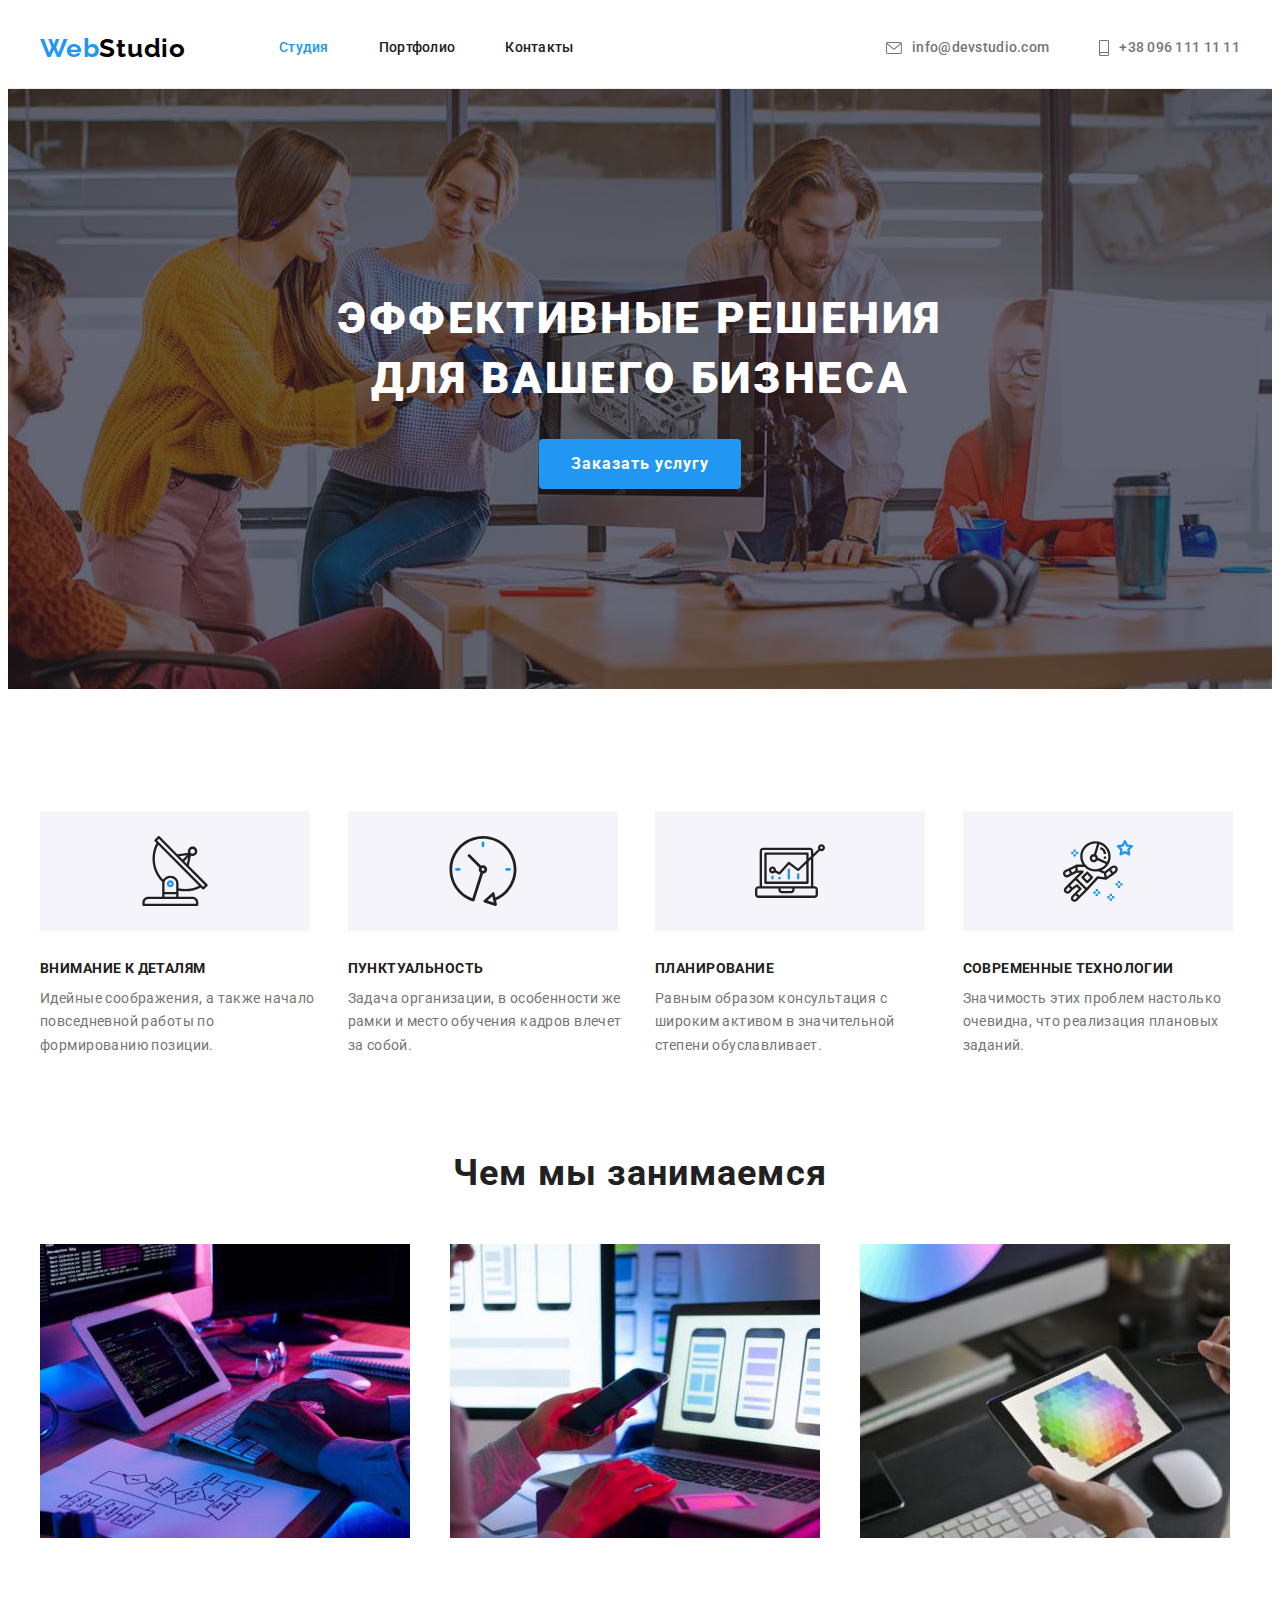
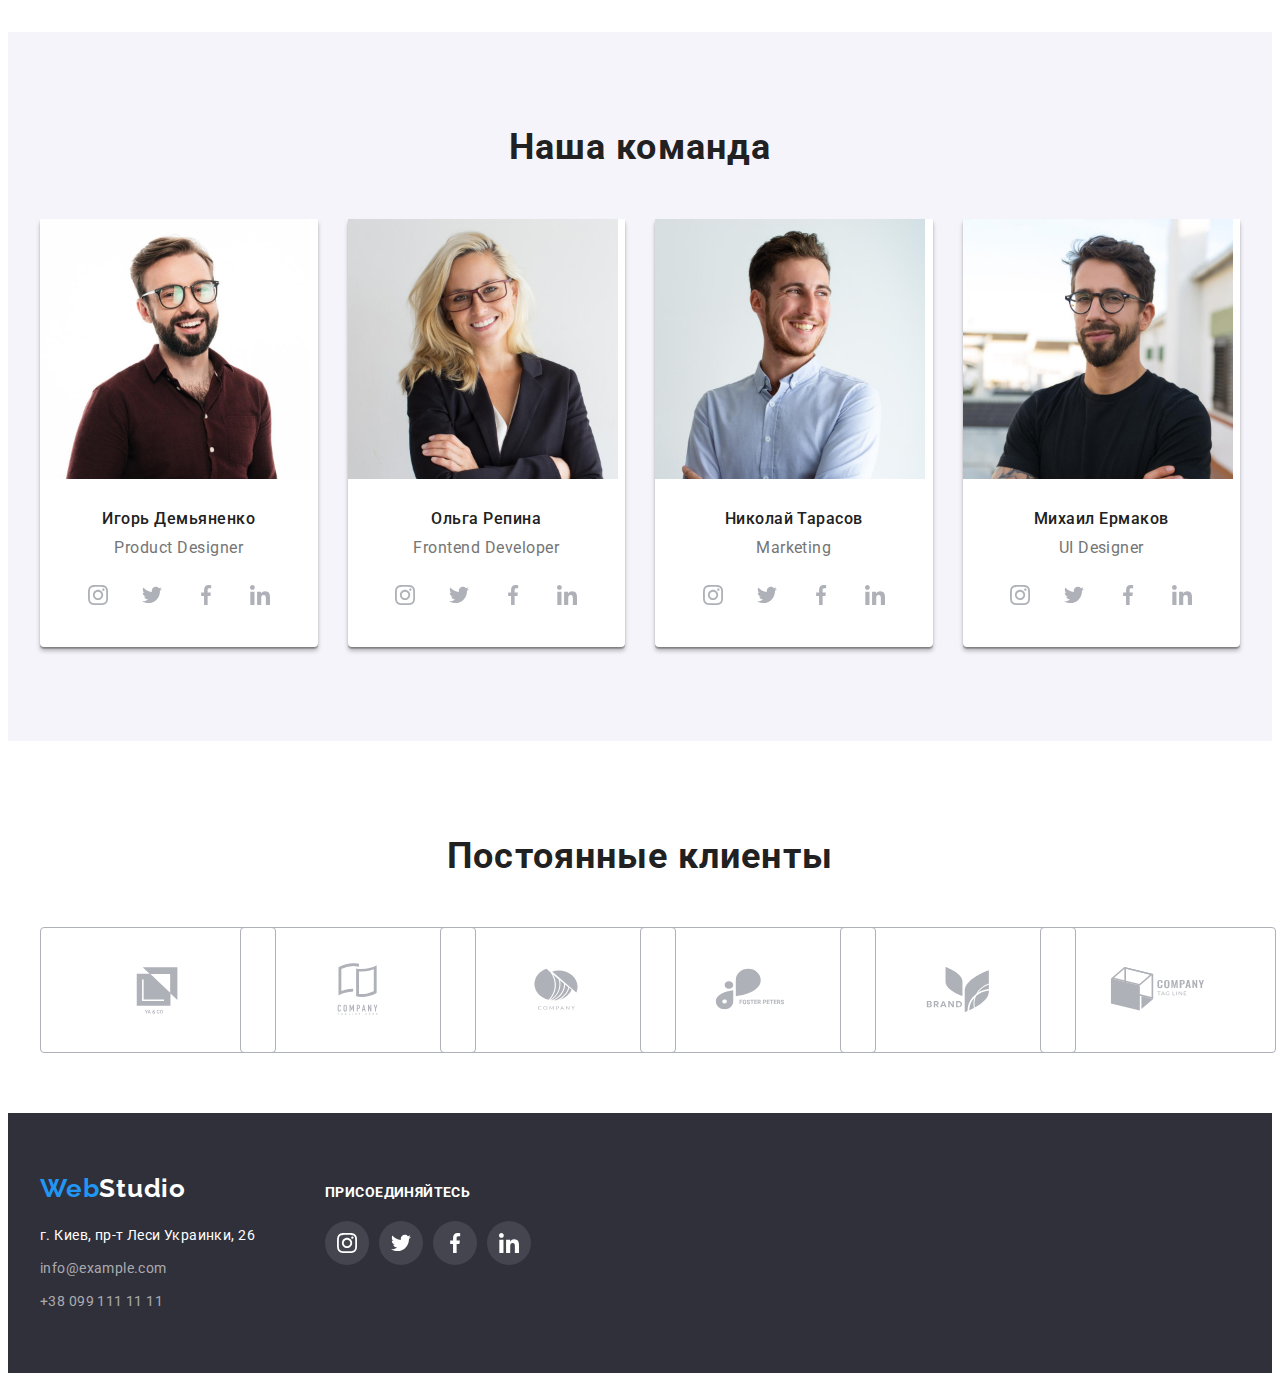
<file: index.html>
<!DOCTYPE html>
<html lang="ru">
<head>
    <meta charset="UTF-8">
    <meta http-equiv="X-UA-Compatible" content="IE=edge">
    <meta name="viewport" content="width=device-width, initial-scale=1.0">
    <title>Студия</title>
    <link rel="preconnect" href="https://fonts.googleapis.com">
    <link rel="preconnect" href="https://fonts.gstatic.com" crossorigin>
    <link href="https://fonts.googleapis.com/css2?family=Raleway:wght@700&family=Roboto:wght@400;500;700;900&display=swap"
        rel="stylesheet">
    <link rel="stylesheet" href="https://cdnjs.cloudflare.com/ajax/libs/modern-normalize/1.1.0/modern-normalize.min.css"
        integrity="sha512-wpPYUAdjBVSE4KJnH1VR1HeZfpl1ub8YT/NKx4PuQ5NmX2tKuGu6U/JRp5y+Y8XG2tV+wKQpNHVUX03MfMFn9Q=="
        crossorigin="anonymous" referrerpolicy="no-referrer" />
    <link rel="stylesheet" href="./css/style.css">
</head>
<body>
     <header class="header"> 
         <div class="container header-container">
        <nav class="header-navigation">
        <a href="" class="header-logo link">Web<span class="header-logo second link">Studio</span></a>
        <ul class="header-list list">
            <li class="header-item"><a class="header-link link current" href="">Студия</a></li>
            <li class="header-item"><a class="header-link link" href="./portfolio.html">Портфолио</a></li>
            <li class="header-item"><a class="header-link link" href="">Контакты</a></li>
        </ul>
        </nav>
        <ul class="header-second-list list">
            <li class="header-second-item">
                <a class="header-contacts-link link" href="mailto:info@devstudio.com">
                    <svg class="contacts-icon" width=16 height=12>
                        <use href="./images/sprite.svg#icon-envelope"></use>
                    </svg>
                    info@devstudio.com</a>
            </li>
            <li class="header-second-item">
                <a class="header-contacts-link link" href="tel:+380961111111">
                    <svg class="contacts-icon" width=10 height=16>
                        <use href="./images/sprite.svg#icon-smartphone"></use>
                    </svg> 
                    +38 096 111 11 11</a>
            </li>
        </ul>
        </div>
    </header>
    <main>
    <section class="hero">
        <div class="container hero-container">
        <h1 class="hero-title">Эффективные решения для вашего бизнеса</h1>
        <button type="button" class="hero-btn btn">Заказать услугу</button>
        </div>
    </section>
    <section class="benefits section">
        <h2 class="visually-hidden">Преимущества</h2>
        <div class="container benefits-container">
        <ul class="benefits-list list">
            <li class="benefits-item">
                <div class="thumb">
                    <svg class="benefits-icon"> 
                        <use href="./images/sprite.svg#icon-antenna"></use>
                    </svg>
                </div>
                <h3 class="benefits-second-title">Внимание к деталям</h3>
                <p class="benefits-text">Идейные соображения, а также начало повседневной работы по формированию позиции.</p>
            </li>
            <li class="benefits-item">
                <div class="thumb">
                    <svg class="benefits-icon">
                        <use href="./images/sprite.svg#icon-clock"></use>
                    </svg>
                </div>
                <h3 class="benefits-second-title">Пунктуальность</h3>
                <p class="benefits-text">Задача организации, в особенности же рамки и место обучения кадров влечет за собой.</p>
            </li>
            <li class="benefits-item">
                <div class="thumb">
                    <svg class="benefits-icon">
                        <use href="./images/sprite.svg#icon-diagram"></use>
                    </svg>
                </div>
                <h3 class="benefits-second-title">Планирование</h3>
                <p class="benefits-text">Равным образом консультация с широким активом в значительной степени обуславливает.</p>
            </li>
            <li class="benefits-item">
                <div class="thumb">
                    <svg class="benefits-icon">
                        <use href="./images/sprite.svg#icon-astronaut"></use>
                    </svg>
                </div>
                <h3 class="benefits-second-title">Современные технологии</h3>
                <p class="benefits-text">Значимость этих проблем настолько очевидна, что реализация плановых заданий.</p>
            </li>
        </ul>
        </div>
    </section>
    <section class="works section">
        <div class="container works-container">
        <h2 class="title">Чем мы занимаемся</h2>
        <ul class="works-list list">
            <li class="works-item"><img src="./images/box1.jpg" alt="Рабочий стол" width="370" height="294"></li>
            <li class="works-item"><img src="./images/box2.jpg" alt="Экраны телефонов" width="370" height="294"></li>
            <li class="works-item"><img src="./images/box3.jpg" alt="Экран планшета" width="370" height="294"></li>
        </ul>
        </div>
    </section>
    <section class="team section">
        <div class="container team-container">
            <h2 class="title">Наша команда</h2>
            <ul class="team-list list">
                <li class="team-item">
                    <img src="./images/man1.jpg" alt="Игорь" width="270" height="260">
                    <div class="team-item-bottom">
                    <h3 class="team-title">Игорь Демьяненко</h3>
                    <p class="team-text" lang="en">Product Designer</p>
                    <ul class="team-social-list social-list list">
                        <li class="social-item">
                            <a href="" class="social-link" >
                                <svg class="social-icon">
                                    <use href="./images/sprite.svg#icon-instagram"></use>
                                </svg>
                            </a>
                           
                        </li>
                        <li class="social-item">
                            <a href="" class="social-link">
                                <svg class="social-icon">
                                <use href="./images/sprite.svg#icon-twitter"></use>
                            </svg>
                        </a>
                        </li>
                        <li class="social-item">
                            <a href="" class="social-link">
                                <svg class="social-icon">
                                <use href="./images/sprite.svg#icon-facebook"></use>
                            </svg>
                        </a>
                        </li>
                        <li class="social-item">
                            <a href="" class="social-link">
                                <svg class="social-icon">
                                <use href="./images/sprite.svg#icon-linkedin"></use>
                            </svg>
                        </a>
                        </li>
                    </ul>
                    </div>
                    
                </li>
                <li class="team-item">
                    <img src="./images/man2.jpg" alt="Ольа" width="270" height="260">
                    <div class="team-item-bottom">
                    <h3 class="team-title">Ольга Репина</h3>
                    <p class="team-text" lang="en">Frontend Developer</p>
                    <ul class="team-social-list social-list list">
                        <li class="social-item">
                            <a href="" class="social-link">
                                <svg class="social-icon">
                                    <use href="./images/sprite.svg#icon-instagram"></use>
                                </svg>
                            </a>
                    
                        </li>
                        <li class="social-item">
                            <a href="" class="social-link">
                                <svg class="social-icon">
                                    <use href="./images/sprite.svg#icon-twitter"></use>
                                </svg>
                            </a>
                        </li>
                        <li class="social-item">
                            <a href="" class="social-link">
                                <svg class="social-icon">
                                    <use href="./images/sprite.svg#icon-facebook"></use>
                                </svg>
                            </a>
                        </li>
                        <li class="social-item">
                            <a href="" class="social-link">
                                <svg class="social-icon">
                                    <use href="./images/sprite.svg#icon-linkedin"></use>
                                </svg>
                            </a>
                        </li>
                    </ul>
                    </div>
                </li>
                <li class="team-item">
                    <img src="./images/man3.jpg" alt="Николай" width="270" height="260">
                    <div class="team-item-bottom">
                    <h3 class="team-title">Николай Тарасов</h3>
                    <p class="team-text" lang="en">Marketing</p>
                    <ul class="team-social-list social-list list">
                        <li class="social-item">
                            <a href="" class="social-link">
                                <svg class="social-icon">
                                    <use href="./images/sprite.svg#icon-instagram"></use>
                                </svg>
                            </a>
                    
                        </li>
                        <li class="social-item">
                            <a href="" class="social-link">
                                <svg class="social-icon">
                                    <use href="./images/sprite.svg#icon-twitter"></use>
                                </svg>
                            </a>
                        </li>
                        <li class="social-item">
                            <a href="" class="social-link">
                                <svg class="social-icon">
                                    <use href="./images/sprite.svg#icon-facebook"></use>
                                </svg>
                            </a>
                        </li>
                        <li class="social-item">
                            <a href="" class="social-link">
                                <svg class="social-icon">
                                    <use href="./images/sprite.svg#icon-linkedin"></use>
                                </svg>
                            </a>
                        </li>
                    </ul>
                    </div>
                </li>
                <li class="team-item">
                    <img src="./images/man4.jpg" alt="Михаил" width="270" height="260">
                    <div class="team-item-bottom">
                    <h3 class="team-title">Михаил Ермаков</h3>
                    <p class="team-text" lang="en">UI Designer</p>
                    <ul class="team-social-list social-list list">
                        <li class="social-item">
                            <a href="" class="social-link">
                                <svg class="social-icon">
                                    <use href="./images/sprite.svg#icon-instagram"></use>
                                </svg>
                            </a>
                    
                        </li>
                        <li class="social-item">
                            <a href="" class="social-link">
                                <svg class="social-icon">
                                    <use href="./images/sprite.svg#icon-twitter"></use>
                                </svg>
                            </a>
                        </li>
                        <li class="social-item">
                            <a href="" class="social-link">
                                <svg class="social-icon">
                                    <use href="./images/sprite.svg#icon-facebook"></use>
                                </svg>
                            </a>
                        </li>
                        <li class="social-item">
                            <a href="" class="social-link">
                                <svg class="social-icon">
                                    <use href="./images/sprite.svg#icon-linkedin"></use>
                                </svg>
                            </a>
                        </li>
                    </ul>
                    </div>
                </li>
            </ul>
        </div>
        </section>
    <section class="clients section">
            <div class="container clients-container">
                <h2 class="title">Постоянные клиенты</h2>
                <ul class="clients-list list">
                    <li class="clients-item">
                        <a href="" class="clients-link">
                         <svg class="clients-icon">
                             <use href="./images/sprite.svg#icon-Logo"></use>
                         </svg>   
                        </a>
                    </li>
                    <li class="clients-item">
                        <a href="" class="clients-link">
                            <svg class="clients-icon">
                                <use href="./images/sprite.svg#icon-Logo-1"></use>
                            </svg>
                        </a>
                    </li>
                    <li class="clients-item">
                        <a href="" class="clients-link">
                            <svg class="clients-icon">
                                <use href="./images/sprite.svg#icon-Logo-2"></use>
                            </svg>
                        </a>
                    </li>
                    <li class="clients-item">
                        <a href="" class="clients-link">
                            <svg class="clients-icon">
                                <use href="./images/sprite.svg#icon-Logo-3"></use>
                            </svg>
                        </a>
                    </li>
                    <li class="clients-item">
                        <a href="" class="clients-link">
                            <svg class="clients-icon">
                                <use href="./images/sprite.svg#icon-Logo-4"></use>
                            </svg>
                        </a>
                    </li>
                    <li class="clients-item">
                        <a href="" class="clients-link">
                            <svg class="clients-icon">
                                <use href="./images/sprite.svg#icon-Logo-5"></use>
                            </svg>
                        </a>
                    </li>
                </ul>
            </div>
    </section>
    </main>
    <footer class="footer">
        <div class="container footer-container">
            <div class="footer-contacts">
        <a href="" class="footer-logo link">Web<span class="footer-logo second-part link">Studio</span> </a>
        <address>
            <p class="footer-adress">г. Киев, пр-т Леси Украинки, 26</p>
            <ul class="footer-list list">
                <li>
                    <a class="footer-contacts-link link" href="mailto:info@example.com">info@example.com</a>
                </li>
                <li>    
                    <a class="footer-contacts-link link" href="tel:+380991111111">+38 099 111 11 11</a>
                </li>
            </ul>
        </address>
        </div>
        <div class="footer-right">
            <p class="footer-title">присоединяйтесь</p>
            <ul class="footer-social-list list">
                <li class="footer-social-item">
                    <a href="" class="footer-social-link">
                        <svg class="footer-social-icon">
                            <use href="./images/sprite.svg#icon-instagram"></use>
                        </svg>
                    </a>
                
                </li>
                <li class="footer-social-item">
                    <a href="" class="footer-social-link">
                        <svg class="footer-social-icon">
                            <use href="./images/sprite.svg#icon-twitter"></use>
                        </svg>
                    </a>
                </li>
                <li class="footer-social-item">
                    <a href="" class="footer-social-link">
                        <svg class="footer-social-icon">
                            <use href="./images/sprite.svg#icon-facebook"></use>
                        </svg>
                    </a>
                </li>
                <li class="footer-social-item">
                    <a href="" class="footer-social-link">
                        <svg class="footer-social-icon">
                            <use href="./images/sprite.svg#icon-linkedin"></use>
                        </svg>
                    </a>
                </li>
            </ul>
        </div>
        </div>
    </footer>
   
</body>
</html>
</file>
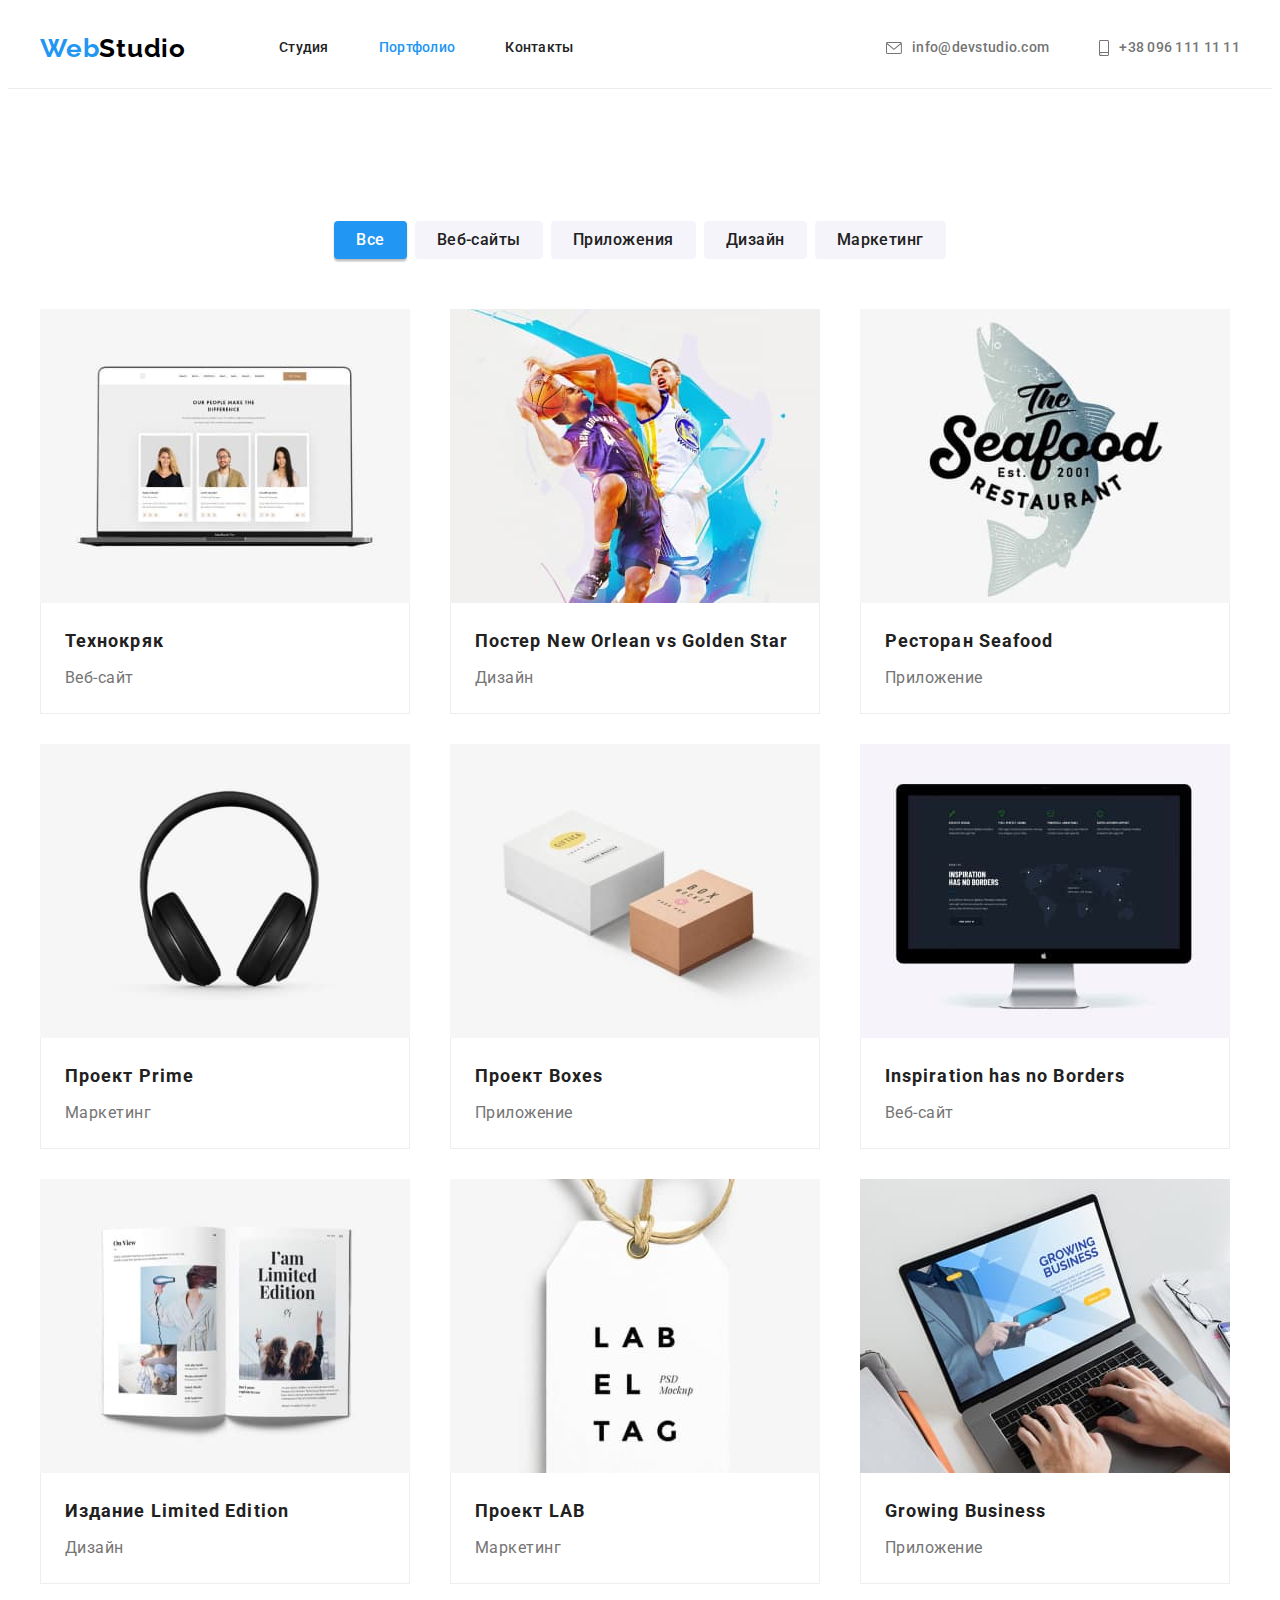
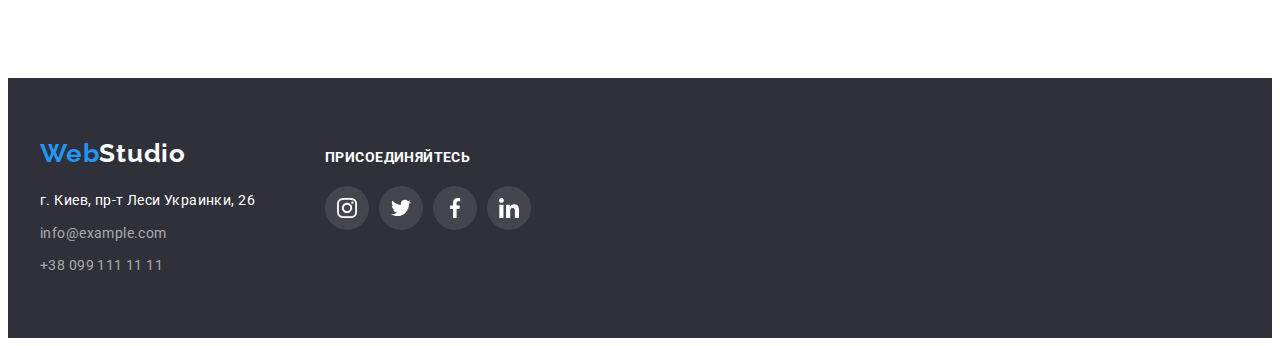
<file: portfolio.html>
<!DOCTYPE html>
<html lang="ru">
<head>
    <meta charset="UTF-8">
    <meta http-equiv="X-UA-Compatible" content="IE=edge">
    <meta name="viewport" content="width=device-width, initial-scale=1.0">
    <title>Портфолио</title>
    <link rel="preconnect" href="https://fonts.googleapis.com">
    <link rel="preconnect" href="https://fonts.gstatic.com" crossorigin>
    <link href="https://fonts.googleapis.com/css2?family=Raleway:wght@700&family=Roboto:wght@400;500;700;900&display=swap"
        rel="stylesheet">
    <link rel="stylesheet" href="https://cdnjs.cloudflare.com/ajax/libs/modern-normalize/1.1.0/modern-normalize.min.css"
        integrity="sha512-wpPYUAdjBVSE4KJnH1VR1HeZfpl1ub8YT/NKx4PuQ5NmX2tKuGu6U/JRp5y+Y8XG2tV+wKQpNHVUX03MfMFn9Q=="
        crossorigin="anonymous" referrerpolicy="no-referrer" />
    <link rel="stylesheet" href="./css/style.css">
</head>
<body>
    <header class="header">
        <div class="container header-container">
            <nav class="header-navigation">
                <a href="" class="header-logo link">Web<span class="header-logo second link">Studio</span></a>
             <ul class="header-list list">
                <li class="header-item"><a class="header-link link " href="./index.html">Студия</a></li>
                <li class="header-item"><a class="header-link link current" href="./portfolio.html">Портфолио</a></li>
                <li class="header-item"><a class="header-link link" href="">Контакты</a></li>
            </ul>
            </nav>
            <ul class="header-second-list list">
                <li class="header-second-item">
                    <a class="header-contacts-link link" href="mailto:info@devstudio.com">
                        <svg class="contacts-icon" width=16 height=12>
                            <use href="./images/sprite.svg#icon-envelope"></use>
                        </svg>
                        info@devstudio.com</a>
                </li>
                <li class="header-second-item">
                    <a class="header-contacts-link link" href="tel:+380961111111">
                        <svg class="contacts-icon" width=10 height=16>
                            <use href="./images/sprite.svg#icon-smartphone"></use>
                        </svg>
                        +38 096 111 11 11</a>
                </li>
            </ul>
         </div>
    </header>
    <main>
        <section class="main section">
            <div class="container main-container">
            <h1 class="visually-hidden ">Герой</h1>
            <ul class="main-list list">
                <li class="main-item"><button class="btn active-button" type="button">Все</button></li>
                <li class="main-item"><button class="btn" type="button">Веб-сайты</button></li>
                <li class="main-item"><button class="btn" type="button">Приложения</button></li>
                <li class="main-item"><button class="btn" type="button">Дизайн</button></li>
                <li class="main-item"><button class="btn" type="button">Маркетинг</button></li>
            </ul>
            <ul class="main-list-secondary list">
                <li class="main-item-secondary">
                 <a href="" class="link main-link">
                    <img src="./images/port1.jpg" alt="Технокряк" width="370" height="294">
                 <div class="main-item-bottom">
                    <h2 class="main-title-secondary">Технокряк</h2>
                    <p class="main-text">Веб-сайт</p>
                </div>
                 </a>
                </li>
                <li class="main-item-secondary">
                 <a href="" class="link main-link">
                    <img src="./images/port2.jpg" alt="Постер" width="370" height="294">
                <div class="main-item-bottom">
                    <h2 class="main-title-secondary">Постер <span lang="en">New Orlean vs Golden Star</span></h2>
                    <p class="main-text">Дизайн</p>
                </div>
                </a>
                </li>
                <li class="main-item-secondary">
                 <a href="" class="link main-link"> 
                    <img src="./images/port3.jpg" alt="Эмблема ресторана" width="370" height="294">
                <div class="main-item-bottom">
                    <h2 class="main-title-secondary">Ресторан <span lang="en">Seafood</span></h2>
                    <p class="main-text">Приложение</p>
                </div>
                </a>
                </li>
                <li class="main-item-secondary">
                 <a href="" class="link main-link">   
                    <img src="./images/port4.jpg" alt="Наушники" width="370" height="294">
                <div class="main-item-bottom">
                    <h2 class="main-title-secondary">Проект <span lang="en">Prime</span></h2>
                    <p class="main-text">Маркетинг</p>
                 </div>
                </a>
                </li>
                <li class="main-item-secondary">
                 <a href="" class="link main-link">
                    <img src="./images/port5.jpg" alt="Коробки" width="370" height="294">
                <div class="main-item-bottom">
                    <h2 class="main-title-secondary">Проект <span>Boxes</span></h2>
                    <p class="main-text">Приложение</p>
                </div>
                </a>
                </li>
                <li class="main-item-secondary">
                 <a href="" class="link main-link">
                    <img src="./images/port6.jpg" alt="Экран" width="370" height="294">
                <div class="main-item-bottom">
                    <h2 class="main-title-secondary" lang="en">Inspiration has no Borders</h2>
                    <p class="main-text">Веб-сайт</p>
                </div>
                </a>
                </li>
                <li class="main-item-secondary">
                  <a href="" class="link main-link">  
                    <img src="./images/port7.jpg" alt="Журнал" width="370" height="294">
                <div class="main-item-bottom">
                    <h2 class="main-title-secondary">Издание <span lang="en">Limited Edition</span></h2>
                    <p class="main-text">Дизайн</p>
                </div>
                 </a>
                </li>
                <li class="main-item-secondary">
                  <a href="" class="link main-link">  
                    <img src="./images/port8.jpg" alt="Брелок" width="370" height="294">
                <div class="main-item-bottom">
                    <h2 class="main-title-secondary">Проект <span lang="en">LAB</span></h2>
                    <p class="main-text">Маркетинг</p>
                </div>
                 </a>
                </li>
                <li class="main-item-secondary">
                 <a href="" class="link main-link">
                    <img src="./images/port9.jpg" alt="Ноутбук" width="370" height="294">
                <div class="main-item-bottom">
                    <h2 class="main-title-secondary" lang="en">Growing Business</h2>
                    <p class="main-text">Приложение</p>
                </div>
                 </a>
                </li>
            </ul>
            </div>
        </section>
    </main>
    <footer class="footer">
        <div class="container footer-container">
                <div class="footer-contacts">
                    <a href="" class="footer-logo link">Web<span class="footer-logo second-part link">Studio</span> </a>
                    <address>
                        <p class="footer-adress">г. Киев, пр-т Леси Украинки, 26</p>
                        <ul class="footer-list list">
                            <li>
                                <a class="footer-contacts-link link" href="mailto:info@example.com">info@example.com</a>
                            </li>
                            <li>
                                <a class="footer-contacts-link link" href="tel:+380991111111">+38 099 111 11 11</a>
                            </li>
                        </ul>
                    </address>
                </div>
                <div class="footer-right">
                    <p class="footer-title">присоединяйтесь</p>
                    <ul class="footer-social-list list">
                        <li class="footer-social-item">
                            <a href="" class="footer-social-link">
                                <svg class="footer-social-icon">
                                    <use href="./images/sprite.svg#icon-instagram"></use>
                                </svg>
                            </a>
                
                        </li>
                        <li class="footer-social-item">
                            <a href="" class="footer-social-link">
                                <svg class="footer-social-icon">
                                    <use href="./images/sprite.svg#icon-twitter"></use>
                                </svg>
                            </a>
                        </li>
                        <li class="footer-social-item">
                            <a href="" class="footer-social-link">
                                <svg class="footer-social-icon">
                                    <use href="./images/sprite.svg#icon-facebook"></use>
                                </svg>
                            </a>
                        </li>
                        <li class="footer-social-item">
                            <a href="" class="footer-social-link">
                                <svg class="footer-social-icon">
                                    <use href="./images/sprite.svg#icon-linkedin"></use>
                                </svg>
                            </a>
                        </li>
                    </ul>
                </div>
        </div>
    </footer>
</body>
</html>
</file>
<file: css/style.css>
:root {
  --primary-title-color: #ffffff;
  --secondary-title-color: #212121;
  --primary-text-color: #757575;
  --accent-color: #2196f3;
  --primary-background-color: #ffffff;
  --secondary-background-color: #2f303a;
  --third-background-color: #e5e5e5;
  --backgrond-item-color: #ffffff;
  --btn-background-color: #f5f4fa;
  --contacts-color: rgba(255, 255, 255, 0.6);
  --logo-color: #000000;
}
p,
h1,
h2,
h3,
h4,
h5,
h6 {
  margin: 0;
}
ul {
  margin: 0;
  padding-left: 0;
}
img {
  display: block;
}
body {
  font-family: "Roboto", sans-serif;
  color: var(--primary-text-color);
  background-color: var(--primary-background-color);
}
.section {
  padding: 94px 0px;
}
.link {
  text-decoration: none;
}
.list {
  list-style: none;
}
.container {
  width: 1200px;
  margin: 0 auto;
  padding-left: 15px;
  padding-right: 15px;
}
.title {
  font-weight: 700;
  font-size: 36px;
  line-height: 1.17;
  text-align: center;
  letter-spacing: 0.03em;
  color: var(--secondary-title-color);
  margin-bottom: 50px;
}
.btn {
  font-family: inherit;
  font-weight: 500;
  font-size: 16px;
  line-height: 1.62;
  text-align: center;
  letter-spacing: 0.03em;
  color: var(--secondary-title-color);
  background-color: var(--btn-background-color);
  cursor: pointer;
  border: none;
  border-radius: 4px;
  padding: 6px 22px;
  display: inline-block;
}
.btn:hover,
.btn:focus {
  color: var(--primary-title-color);
  background-color: var(--accent-color);
  box-shadow: 0px 3px 1px rgba(0, 0, 0, 0.1), 0px 1px 2px rgba(0, 0, 0, 0.08),
    0px 2px 2px rgba(0, 0, 0, 0.12);
}
/*--------Header-----------*/
.header {
  border-bottom: 1px solid #ececec;
}
.header-container {
  display: flex;
  align-items: center;
}
.header-navigation {
  display: flex;
  align-items: center;
}
.header-list {
  display: flex;
  align-items: center;
}
.header-item:not(:last-child) {
  margin-right: 50px;
}
.header-second-list {
  display: flex;
  align-items: center;
  margin-left: auto;
}
.header-second-item:not(:last-child) {
  margin-right: 50px;
}
.header-link {
  font-weight: 500;
  font-size: 14px;
  line-height: 1.14;
  letter-spacing: 0.02em;
  color: var(--secondary-title-color);
  padding: 32px 0;
  display: block;
}
.header-link:hover,
.header-link:focus {
  color: var(--accent-color);
}
.header-link.current {
  color: var(--accent-color);
}

.header-logo {
  font-family: Raleway, sans-serif;
  font-weight: 700;
  font-size: 26px;
  line-height: 1.19;
  letter-spacing: 0.03em;
  color: var(--accent-color);
  margin-right: 93px;
}
.header-logo.second {
  color: var(--logo-color);
  margin-right: 0;
}
.header-contacts-link {
  font-weight: 500;
  font-size: 14px;
  line-height: 1.14;
  letter-spacing: 0.02em;
  color: var(--primary-text-color);
  display: block;
  padding: 32px 0;
  display: flex;
  align-items: center;
}
.header-contacts-link:hover,
.header-contacts-link:focus {
  color: var(--accent-color);
}
.contacts-icon {
  margin-right: 10px;
  fill: var(--primary-text-color);
  align-items: center;
  justify-content: center;
}
.header-contacts-link:hover .contacts-icon,
.header-contacts-link:focus .contacts-icon {
  fill: var(--accent-color);
}
/*---------Hero---------*/

.hero-title {
  font-weight: 900;
  font-size: 44px;
  line-height: 1.36;
  text-align: center;
  letter-spacing: 0.06em;
  text-transform: uppercase;
  color: var(--primary-title-color);
  max-width: 696px;
  margin: 0 auto 30px;
}
.hero {
  max-width: 1600px;
  background-image: linear-gradient(
      rgba(47, 48, 58, 0.4),
      rgba(47, 48, 58, 0.4)
    ),
    url(../images/background.jpg);
  background-repeat: no-repeat;
  background-position: center;
  background-size: cover;
  padding: 200px 0px;
  text-align: center;
  margin: 0 auto;
}
.hero-btn {
  font-family: inherit;
  font-weight: 700;
  font-size: 16px;
  line-height: 1.87;
  align-items: center;
  text-align: center;
  letter-spacing: 0.06em;
  display: inline-block;
  padding: 10px 32px;
  color: var(--primary-title-color);
  background-color: var(--accent-color);
}

/*-----------Benefits-------------*/

.benefits {
  padding-bottom: 47px;
}
.visually-hidden {
  visibility: hidden;
}

.benefits-list {
  display: flex;
  margin: -15px;
}
.benefits-item {
  flex-basis: calc(100% / 4 - 30px);
  margin: 15px;
}
.thumb {
  width: 270px;
  height: 120px;
  display: flex;
  justify-content: center;
  align-items: center;
  background-color: var(--btn-background-color);
  margin-bottom: 30px;
}
.benefits-icon {
  width: 70px;
  height: 70px;
}
.benefits-second-title {
  font-weight: 700;
  font-size: 14px;
  line-height: 1.14;
  letter-spacing: 0.03em;
  text-transform: uppercase;
  color: var(--secondary-title-color);
  margin-bottom: 10px;
}
.benefits-text {
  font-size: 14px;
  line-height: 1.71;
  letter-spacing: 0.03em;
}

/*-----------Works-----------*/

.works {
  padding-top: 47px;
}
.works-list {
  display: flex;
  margin-right: -30px;
}
.works-item {
  flex-basis: calc(100% / 3 - 30px);
  margin-right: 30px;
}
/*-----------Team-------------*/

.team {
  background-color: var(--btn-background-color);
}
.team-list {
  display: flex;
  margin-right: -30px;
}
.team-item {
  flex-basis: calc(100% / 4 - 30px);
  margin-right: 30px;
  background-color: var(--backgrond-item-color);
  box-shadow: 0px 4px 4px rgba(0, 0, 0, 0.25), 0px 1px 1px rgba(0, 0, 0, 0.14),
    0px 2px 1px rgba(0, 0, 0, 0.2);
  border-radius: 0px 0px 4px 4px;
}
.team-item-bottom {
  padding: 30px 32px;
}
.team-title {
  font-weight: 500;
  font-size: 16px;
  line-height: 1.19;
  text-align: center;
  letter-spacing: 0.03em;
  color: var(--secondary-title-color);
  margin-bottom: 10px;
}
.team-text {
  font-size: 16px;
  line-height: 1.19;
  text-align: center;
  letter-spacing: 0.03em;
  margin-bottom: 16px;
}
.social-list {
  display: flex;
  justify-content: center;
}
.social-item {
  width: 44px;
  height: 44px;
}
.social-item + .social-item {
  margin-left: 10px;
}
.social-link {
  width: 100%;
  height: 100%;
  border-radius: 50%;
  display: flex;
  align-items: center;
  justify-content: center;
}
.social-icon {
  width: 20px;
  height: 20px;
  fill: #afb1b8;
}
.social-link:hover,
.social-link:focus {
  background-color: var(--accent-color);
}
.social-link:hover .social-icon,
.social-link:focus .social-icon {
  fill: var(--primary-title-color);
}
/*-------Clients------------*/

.clients-list {
  display: flex;
}
.clients-item {
  width: 170px;
  height: 92px;
}
.clients-item + .clients-item {
  margin-left: 30px;
}
.clients-link:hover,
.clients-link:focus {
  border: 1px solid var(--accent-color);
}
.clients-link {
  width: 100%;
  height: 100%;

  padding: 16px 32px;
  border: 1px solid #afb1b8;
  border-radius: 4px;
  display: flex;
  align-items: center;
  justify-content: center;
}
.clients-icon {
  width: 106px;
  height: 60px;
  fill: #afb1b8;
}
.clients-link:hover .clients-icon,
.clients-link:focus .clients-icon {
  fill: var(--accent-color);
}

/*-------Footer-------------*/
.footer {
  padding-top: 60px;
  padding-bottom: 60px;
  background-color: var(--secondary-background-color);
}
.footer-container {
  display: flex;
  align-items: baseline;
}
.footer-logo {
  font-family: Raleway;
  font-weight: 700;
  font-size: 26px;
  line-height: 1.19;
  letter-spacing: 0.03em;
  color: var(--accent-color);
}

.footer-logo.second-part {
  color: var(--primary-title-color);
}
.footer-adress {
  font-style: normal;
  font-size: 14px;
  line-height: 1.71;
  letter-spacing: 0.03em;
  color: var(--primary-title-color);
  margin-top: 20px;
}
.footer-contacts-link {
  font-style: normal;
  font-size: 14px;
  line-height: 1.71;
  letter-spacing: 0.03em;
  color: var(--contacts-color);
  display: block;
  margin-top: 9px;
}
.footer-contacts-link:hover,
.footer-contacts-link:focus {
  color: var(--accent-color);
}
.footer-right {
  margin-left: 70px;
}
.footer-title {
  font-style: normal;
  font-size: 14px;
  font-weight: bold;
  line-height: 1.14;
  letter-spacing: 0.03em;
  text-transform: uppercase;
  color: var(--primary-title-color);
  margin-bottom: 20px;
}
.footer-social-list {
  display: flex;
}
.footer-social-item {
  width: 44px;
  height: 44px;
}
.footer-social-item + .footer-social-item {
  margin-left: 10px;
}
.footer-social-link {
  width: 100%;
  height: 100%;
  border-radius: 50%;
  display: flex;
  align-items: center;
  justify-content: center;
  background-color: rgba(255, 255, 255, 0.1);
}
.footer-social-link:hover,
.footer-social-link:focus {
  background-color: var(--accent-color);
}
.footer-social-icon {
  width: 20px;
  height: 20px;
  fill: var(--backgrond-item-color);
}
/*-------------------Portfolio----------*/

.active-button {
  color: var(--primary-title-color);
  background-color: var(--accent-color);
  box-shadow: 0px 3px 1px rgba(0, 0, 0, 0.1), 0px 1px 2px rgba(0, 0, 0, 0.08),
    0px 2px 2px rgba(0, 0, 0, 0.12);
}
.main-list {
  display: flex;
  justify-content: center;
  margin-bottom: 50px;
}
.main-item:not(:last-child) {
  margin-right: 8px;
}
.main-list-secondary {
  display: flex;
  flex-wrap: wrap;
  margin-right: -30px;
  margin-bottom: -30px;
}
.main-item-secondary {
  flex-basis: calc(100% / 3 - 30px);
  margin-right: 30px;
  margin-bottom: 30px;
}
.main-link {
  display: inline-block;
}
.main-link:hover,
.main-link:focus {
  box-shadow: 0px 1px 1px rgba(0, 0, 0, 0.12), 0px 4px 4px rgba(0, 0, 0, 0.06),
    1px 4px 6px rgba(0, 0, 0, 0.16);
}
.main-item-bottom {
  padding: 20px 24px;
  border: 1px solid #eeeeee;
  border-top: none;
}
.main-btn.btn {
  color: var(--primary-title-color);
  background-color: var(--accent-color);
}
.main-title-secondary {
  font-weight: 700;
  font-size: 18px;
  line-height: 2;
  letter-spacing: 0.06em;
  color: var(--secondary-title-color);
  margin-bottom: 4px;
}
.main-text {
  font-size: 16px;
  line-height: 1.87;
  letter-spacing: 0.03em;
  color: var(--primary-text-color);
}
</file>
